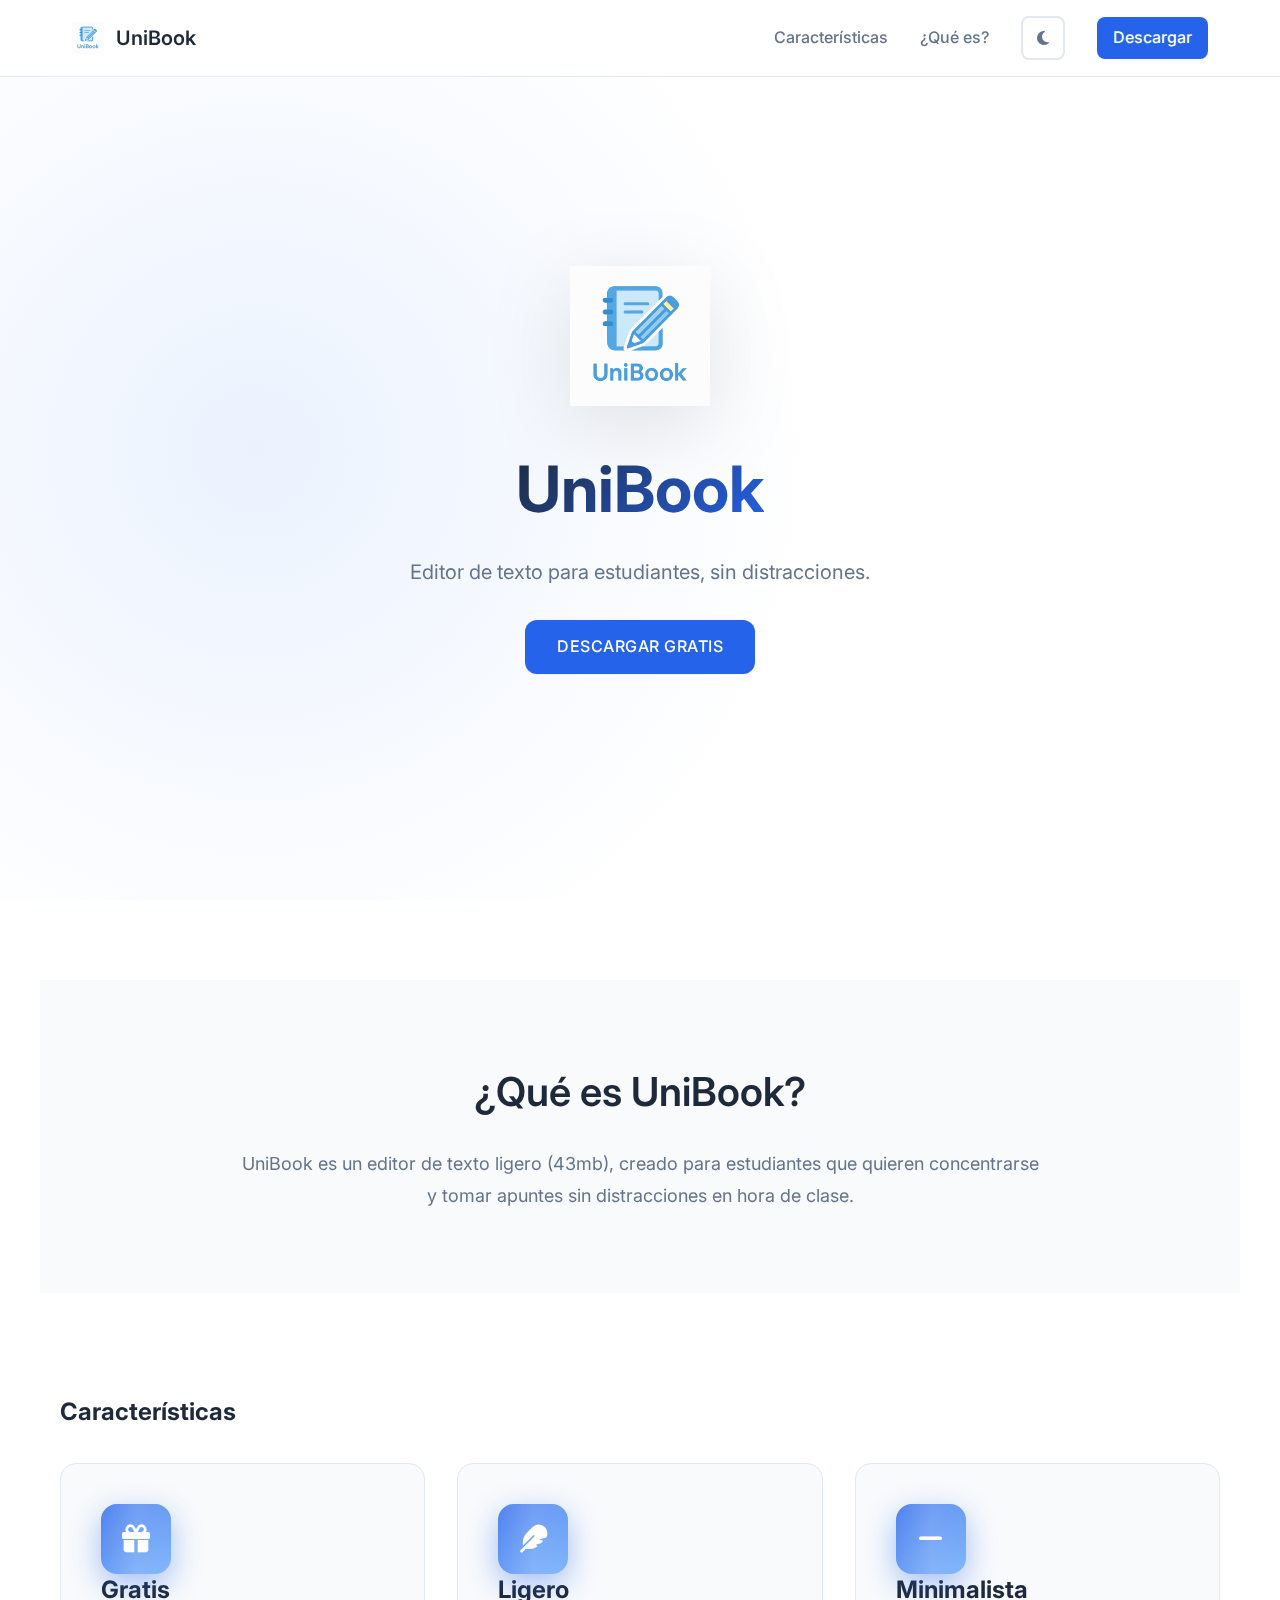
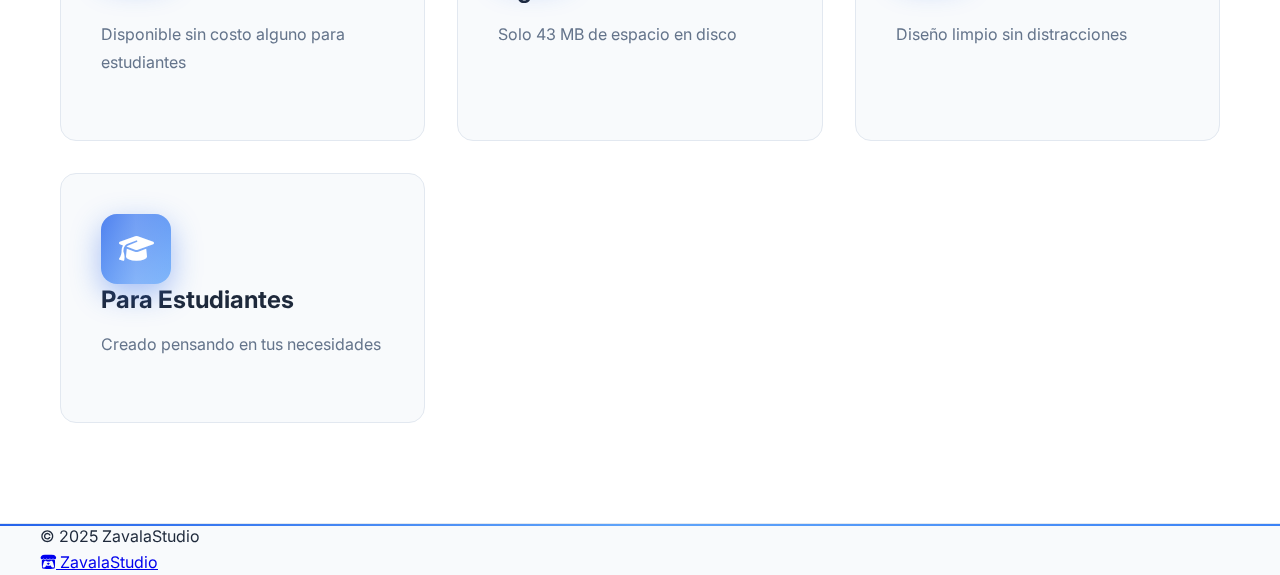
<file: index.html.html>
<!DOCTYPE html>
<html lang="es">
<head>
    <meta charset="UTF-8">
    <title>UniBook</title> 
    <meta name="viewport" content="width=device-width, initial-scale=1.0">

    <link rel="stylesheet" href="style.css">
    <link rel="preconnect" href="https://fonts.googleapis.com">
    <link rel="preconnect" href="https://fonts.gstatic.com" crossorigin>
    <link href="https://fonts.googleapis.com/css2?family=Inter:wght@300;400;500;600;700&display=swap" rel="stylesheet">
    <link rel="stylesheet" href="https://cdnjs.cloudflare.com/ajax/libs/font-awesome/6.5.1/css/all.min.css">
</head>
<body>

    <header class="hero">
        <div class="hero-content">
            <img src="assets1/Logo-completo-UniBook.png" alt="UniBook Logo" class="hero-logo">
            <h1>UniBook</h1>
            <p>Editor de texto para estudiantes, sin distracciones.</p>
            <a class="btn" href="https://zavalastudio.itch.io/" target="_blank">
                Descargar gratis
            </a>
        </div>
    </header>

    <nav class="navbar">
        <div class="nav-container">
            <div class="nav-logo">
                <img src="assets1/Logo-completo-UniBook.png" alt="UniBook" class="nav-logo-img">
                <span>UniBook</span>
            </div>
            <div class="nav-links">
                <a href="#features">Características</a>
                <a href="#about">¿Qué es?</a>
                <button id="theme-toggle" class="theme-toggle" aria-label="Toggle theme">
                    <i class="fas fa-moon" id="theme-icon"></i>
                </button>
                <a href="https://zavalastudio.itch.io/" target="_blank" class="btn-nav">Descargar</a>
            </div>
        </div>
    </nav>

    <main>
        <section id="about" class="about">
            <h2>¿Qué es UniBook?</h2>
            <p>
                UniBook es un editor de texto ligero (43mb), creado para estudiantes
                que quieren concentrarse y tomar apuntes sin distracciones en hora de clase.
            </p>
        </section>

        <section id="features" class="features">
            <div class="container">
                <h2>Características</h2>
                <div class="features-grid">
                    <div class="feature-card">
                        <div class="feature-icon">
                            <i class="fas fa-gift"></i>
                        </div>
                        <h3>Gratis</h3>
                        <p>Disponible sin costo alguno para estudiantes</p>
                    </div>
                    <div class="feature-card">
                        <div class="feature-icon">
                            <i class="fas fa-feather"></i>
                        </div>
                        <h3>Ligero</h3>
                        <p>Solo 43 MB de espacio en disco</p>
                    </div>
                    <div class="feature-card">
                        <div class="feature-icon">
                            <i class="fas fa-minus"></i>
                        </div>
                        <h3>Minimalista</h3>
                        <p>Diseño limpio sin distracciones</p>
                    </div>
                    <div class="feature-card">
                        <div class="feature-icon">
                            <i class="fas fa-graduation-cap"></i>
                        </div>
                        <h3>Para Estudiantes</h3>
                        <p>Creado pensando en tus necesidades</p>
                    </div>
                </div>
            </div>
        </section>
    </main>

    <footer>
        <div class="footer-content">
            <div class="footer-section">
                <p>&copy; 2025 ZavalaStudio</p>
            </div>
            <div class="footer-section">
                <a href="https://zavalastudio.itch.io/" target="_blank" class="footer-link">
                    <i class="fab fa-itch-io"></i>
                    ZavalaStudio
                </a>
            </div>
        </div>
    </footer>

    <script>
        // Theme Toggle Functionality
        const themeToggle = document.getElementById('theme-toggle');
        const themeIcon = document.getElementById('theme-icon');
        const html = document.documentElement;

        // Check for saved theme preference or default to light
        const currentTheme = localStorage.getItem('theme') || 'light';
        html.setAttribute('data-theme', currentTheme);
        updateThemeIcon(currentTheme);

        themeToggle.addEventListener('click', () => {
            const currentTheme = html.getAttribute('data-theme');
            const newTheme = currentTheme === 'light' ? 'dark' : 'light';
            
            html.setAttribute('data-theme', newTheme);
            localStorage.setItem('theme', newTheme);
            updateThemeIcon(newTheme);
        });

        function updateThemeIcon(theme) {
            if (theme === 'dark') {
                themeIcon.classList.remove('fa-moon');
                themeIcon.classList.add('fa-sun');
            } else {
                themeIcon.classList.remove('fa-sun');
                themeIcon.classList.add('fa-moon');
            }
        }

        // Smooth scroll for navigation links
        document.querySelectorAll('a[href^="#"]').forEach(anchor => {
            anchor.addEventListener('click', function (e) {
                e.preventDefault();
                const target = document.querySelector(this.getAttribute('href'));
                if (target) {
                    target.scrollIntoView({
                        behavior: 'smooth',
                        block: 'start'
                    });
                }
            });
        });
    </script>

</body>
</html>
</file>
<file: style.css>
/* Modern Minimalist CSS Variables */
:root {
    --primary-color: #2563eb;
    --primary-hover: #1d4ed8;
    --primary-light: #60a5fa;
    --primary-dark: #1e40af;
    --secondary-color: #10b981;
    --accent-color: #3b82f6;
    --bg-primary: #ffffff;
    --bg-secondary: #f8fafc;
    --bg-tertiary: #f1f5f9;
    --text-primary: #1e293b;
    --text-secondary: #64748b;
    --text-tertiary: #94a3b8;
    --border-color: #e2e8f0;
    --shadow-sm: 0 1px 2px 0 rgb(0 0 0 / 0.05);
    --shadow-md: 0 4px 6px -1px rgb(0 0 0 / 0.1);
    --shadow-lg: 0 10px 15px -3px rgb(0 0 0 / 0.1);
    --shadow-xl: 0 20px 25px -5px rgb(0 0 0 / 0.1);
    --shadow-blue: 0 10px 40px rgba(37, 99, 235, 0.15);
    --shadow-blue-hover: 0 20px 60px rgba(37, 99, 235, 0.25);
    --radius-sm: 0.375rem;
    --radius-md: 0.5rem;
    --radius-lg: 0.75rem;
    --radius-xl: 1rem;
    --transition: all 0.3s cubic-bezier(0.4, 0, 0.2, 1);
    --transition-smooth: all 0.4s cubic-bezier(0.25, 0.46, 0.45, 0.94);
    --transition-bounce: all 0.6s cubic-bezier(0.68, -0.55, 0.265, 1.55);
}

/* Dark Theme Variables */
[data-theme="dark"] {
    --primary-color: #60a5fa;
    --primary-hover: #3b82f6;
    --primary-light: #93c5fd;
    --primary-dark: #2563eb;
    --secondary-color: #34d399;
    --accent-color: #3b82f6;
    --bg-primary: #0f172a;
    --bg-secondary: #1e293b;
    --bg-tertiary: #334155;
    --text-primary: #f1f5f9;
    --text-secondary: #cbd5e1;
    --text-tertiary: #94a3b8;
    --border-color: #334155;
    --shadow-sm: 0 1px 2px 0 rgb(0 0 0 / 0.25);
    --shadow-md: 0 4px 6px -1px rgb(0 0 0 / 0.3);
    --shadow-lg: 0 10px 15px -3px rgb(0 0 0 / 0.4);
    --shadow-xl: 0 20px 25px -5px rgb(0 0 0 / 0.5);
    --shadow-blue: 0 10px 40px rgba(96, 165, 250, 0.2);
    --shadow-blue-hover: 0 20px 60px rgba(96, 165, 250, 0.3);
}

/* Videos Section */
.videos {
    padding: 80px 0;
    background: var(--bg-secondary);
}

.videos-grid {
    display: grid;
    grid-template-columns: repeat(auto-fit, minmax(400px, 1fr));
    gap: 2rem;
    margin-top: 3rem;
}

.video-card {
    background: var(--bg-primary);
    border-radius: var(--radius-xl);
    overflow: hidden;
    box-shadow: var(--shadow-md);
    transition: var(--transition-smooth);
    position: relative;
}

.video-card::before {
    content: '';
    position: absolute;
    top: 0;
    left: 0;
    right: 0;
    height: 3px;
    background: linear-gradient(90deg, var(--primary-color), var(--primary-light), var(--accent-color));
    transform: scaleX(0);
    transform-origin: left;
    transition: transform 0.4s ease;
}

.video-card:hover::before {
    transform: scaleX(1);
}

.video-card:hover {
    transform: translateY(-8px) scale(1.02);
    box-shadow: var(--shadow-blue-hover);
}

/* Enhanced Video Cards with Play Button Animation */
.video-wrapper {
    position: relative;
    width: 100%;
    padding-bottom: 56.25%; /* 16:9 aspect ratio */
    background: var(--bg-secondary);
    overflow: hidden;
}

.video-wrapper::before {
    content: '';
    position: absolute;
    top: 50%;
    left: 50%;
    width: 60px;
    height: 60px;
    background: rgba(37, 99, 235, 0.9);
    border-radius: 50%;
    transform: translate(-50%, -50%);
    display: flex;
    align-items: center;
    justify-content: center;
    opacity: 0;
    transition: opacity 0.3s ease;
    z-index: 2;
}

.video-wrapper::after {
    content: '▶';
    position: absolute;
    top: 50%;
    left: 52%;
    transform: translate(-50%, -50%);
    color: white;
    font-size: 20px;
    opacity: 0;
    transition: opacity 0.3s ease;
    z-index: 3;
}

.video-card:hover .video-wrapper::before,
.video-card:hover .video-wrapper::after {
    opacity: 1;
}

.video-card:hover .video-wrapper::before {
    animation: pulse 1.5s ease-in-out infinite;
}

.video-wrapper video {
    position: absolute;
    top: 0;
    left: 0;
    width: 100%;
    height: 100%;
    object-fit: cover;
}

.video-info {
    padding: 1.5rem;
}

.video-info h3 {
    font-size: 1.25rem;
    font-weight: 600;
    color: var(--text-primary);
    margin-bottom: 0.5rem;
}

.video-info p {
    color: var(--text-secondary);
    line-height: 1.6;
    margin-bottom: 1rem;
}

.video-meta {
    display: flex;
    gap: 1rem;
    font-size: 0.875rem;
    color: var(--text-tertiary);
}

.video-meta span {
    display: flex;
    align-items: center;
    gap: 0.25rem;
}

.video-meta i {
    font-size: 0.75rem;
}

/* Responsive Design */
@media (max-width: 768px) {
    .videos-grid {
        grid-template-columns: 1fr;
        gap: 1.5rem;
    }
    
    .video-card {
        max-width: 100%;
    }
}

/* Reset and Base Styles */
* {
    margin: 0;
    padding: 0;
    box-sizing: border-box;
}

html {
    scroll-behavior: smooth;
}

body {
    font-family: 'Inter', -apple-system, BlinkMacSystemFont, 'Segoe UI', sans-serif;
    font-size: 16px;
    line-height: 1.6;
    background: var(--bg-primary);
    color: var(--text-primary);
    -webkit-font-smoothing: antialiased;
    -moz-osx-font-smoothing: grayscale;
}

/* Hero Section */
.hero {
    padding: 140px 20px 100px;
    text-align: center;
    position: relative;
    overflow: hidden;
    min-height: 100vh;
    display: flex;
    align-items: center;
    justify-content: center;
}

.hero-background {
    position: absolute;
    top: 0;
    left: 0;
    right: 0;
    bottom: 0;
    z-index: 0;
}

.hero-gradient {
    background: linear-gradient(135deg, var(--bg-primary) 0%, var(--bg-secondary) 50%, var(--primary-color) 100%);
    opacity: 0.1;
    position: absolute;
    top: 0;
    left: 0;
    right: 0;
    bottom: 0;
}

/* Dark theme hero */
[data-theme="dark"] .hero-gradient {
    background: linear-gradient(135deg, var(--bg-primary) 0%, var(--bg-secondary) 50%, var(--primary-color) 100%);
    opacity: 0.15;
}

.hero-particles {
    position: absolute;
    top: 0;
    left: 0;
    right: 0;
    bottom: 0;
    background-image: 
        radial-gradient(circle at 20% 50%, rgba(37, 99, 235, 0.4) 0%, transparent 50%),
        radial-gradient(circle at 80% 80%, rgba(16, 185, 129, 0.3) 0%, transparent 50%),
        radial-gradient(circle at 40% 20%, rgba(59, 130, 246, 0.2) 0%, transparent 50%);
    animation: floatGradient 20s ease-in-out infinite;
}

.hero-particles::before {
    content: '';
    position: absolute;
    top: 0;
    left: 0;
    right: 0;
    bottom: 0;
    background: 
        radial-gradient(circle at 60% 40%, rgba(37, 99, 235, 0.15) 0%, transparent 40%),
        radial-gradient(circle at 10% 90%, rgba(59, 130, 246, 0.1) 0%, transparent 40%);
    animation: pulseGradient 8s ease-in-out infinite alternate;
}

@keyframes floatGradient {
    0%, 100% { 
        transform: translate(0, 0) rotate(0deg) scale(1);
        filter: hue-rotate(0deg);
    }
    25% { 
        transform: translate(-30px, -20px) rotate(2deg) scale(1.05);
        filter: hue-rotate(10deg);
    }
    50% { 
        transform: translate(20px, -30px) rotate(-1deg) scale(0.95);
        filter: hue-rotate(-10deg);
    }
    75% { 
        transform: translate(-10px, 20px) rotate(1deg) scale(1.02);
        filter: hue-rotate(5deg);
    }
}

@keyframes pulseGradient {
    0% { opacity: 0.3; transform: scale(1); }
    50% { opacity: 0.6; transform: scale(1.1); }
    100% { opacity: 0.4; transform: scale(1.05); }
}

.hero-content {
    position: relative;
    z-index: 2;
    display: flex;
    flex-direction: column;
    align-items: center;
    justify-content: center;
    text-align: center;
    max-width: 900px;
    margin: 0 auto;
    padding: 2rem 1rem;
}

.hero-badge {
    display: inline-flex;
    align-items: center;
    background: linear-gradient(135deg, var(--primary-color), var(--primary-light));
    color: white;
    padding: 0.75rem 1.5rem;
    border-radius: 50px;
    font-size: 0.875rem;
    font-weight: 600;
    margin-bottom: 2rem;
    animation: slideDown 0.8s ease-out, pulse 2s ease-in-out infinite;
    box-shadow: 0 8px 25px rgba(37, 99, 235, 0.4);
    position: relative;
    overflow: hidden;
}

.hero-badge::before {
    content: '';
    position: absolute;
    top: 0;
    left: -100%;
    width: 100%;
    height: 100%;
    background: linear-gradient(90deg, transparent, rgba(255, 255, 255, 0.3), transparent);
    animation: shimmer 3s ease-in-out infinite;
}

@keyframes shimmer {
    0% { left: -100%; }
    50%, 100% { left: 100%; }
}

@keyframes pulse {
    0%, 100% { transform: scale(1); }
    50% { transform: scale(1.05); }
}

.badge-text {
    display: flex;
    align-items: center;
    gap: 0.5rem;
}

.hero-logo {
    width: 140px;
    height: auto;
    margin-bottom: 2rem;
    animation: bounceIn 1s ease-out 0.2s both;
    filter: drop-shadow(0 20px 40px rgba(0, 0, 0, 0.1));
    transition: var(--transition-smooth);
}

/* Dark theme hero logo */
[data-theme="dark"] .hero-logo {
    filter: drop-shadow(0 20px 40px rgba(0, 0, 0, 0.4)) brightness(1.1);
}

.hero-title {
    margin-bottom: 1.5rem;
    animation: fadeInUp 1s ease-out 0.4s both;
}

.title-gradient {
    display: block;
    font-size: clamp(3rem, 8vw, 5rem);
    font-weight: 800;
    background: linear-gradient(135deg, var(--primary-color) 0%, var(--primary-light) 25%, var(--accent-color) 50%, var(--primary-dark) 75%, var(--primary-color) 100%);
    background-size: 300% auto;
    -webkit-background-clip: text;
    -webkit-text-fill-color: transparent;
    background-clip: text;
    animation: gradientShift 4s ease-in-out infinite, titleFloat 6s ease-in-out infinite;
    margin-bottom: 0.5rem;
    line-height: 1;
    filter: drop-shadow(0 4px 20px rgba(37, 99, 235, 0.2));
}

@keyframes titleFloat {
    0%, 100% { transform: translateY(0px); }
    50% { transform: translateY(-10px); }
}

.title-subtitle {
    display: block;
    font-size: clamp(1.25rem, 3vw, 1.5rem);
    font-weight: 300;
    color: var(--text-secondary);
    opacity: 0.9;
}

@keyframes gradientShift {
    0%, 100% { background-position: 0% 50%; }
    50% { background-position: 100% 50%; }
}

.hero-description {
    font-size: clamp(1.125rem, 2.5vw, 1.375rem);
    color: var(--text-secondary);
    max-width: 700px;
    margin: 0 auto 3rem;
    line-height: 1.8;
    animation: fadeInUp 1s ease-out 0.6s both;
    font-weight: 400;
}

.hero-actions {
    display: flex;
    gap: 1rem;
    justify-content: center;
    flex-wrap: wrap;
    margin-bottom: 4rem;
    animation: fadeInUp 1s ease-out 0.8s both;
}

.btn {
    display: inline-flex;
    align-items: center;
    gap: 0.75rem;
    padding: 1rem 2rem;
    text-decoration: none;
    border-radius: var(--radius-lg);
    font-weight: 600;
    font-size: 1rem;
    border: none;
    cursor: pointer;
    transition: var(--transition);
    position: relative;
    overflow: hidden;
    text-transform: uppercase;
    letter-spacing: 0.5px;
}

.btn::before {
    content: '';
    position: absolute;
    top: 0;
    left: -100%;
    width: 100%;
    height: 100%;
    background: linear-gradient(90deg, transparent, rgba(255, 255, 255, 0.3), transparent);
    transition: left 0.6s ease;
}

.btn::after {
    content: '';
    position: absolute;
    top: 50%;
    left: 50%;
    width: 0;
    height: 0;
    border-radius: 50%;
    background: rgba(255, 255, 255, 0.2);
    transform: translate(-50%, -50%);
    transition: width 0.6s, height 0.6s;
}

.btn:hover::before {
    left: 100%;
}

.btn:hover::after {
    width: 300px;
    height: 300px;
}

.btn-primary {
    background: linear-gradient(135deg, var(--primary-color), var(--primary-dark));
    color: white;
    box-shadow: 0 8px 30px rgba(37, 99, 235, 0.4);
    position: relative;
    overflow: hidden;
}

.btn-primary:hover {
    transform: translateY(-4px) scale(1.02);
    box-shadow: 0 15px 45px rgba(37, 99, 235, 0.5);
    background: linear-gradient(135deg, var(--primary-light), var(--primary-color));
}

.btn-primary:active {
    transform: translateY(-2px) scale(1.01);
}

.btn-secondary {
    background: transparent;
    color: var(--primary-color);
    border: 2px solid var(--primary-color);
    position: relative;
    overflow: hidden;
}

.btn-secondary::before {
    content: '';
    position: absolute;
    top: 0;
    left: 0;
    width: 0;
    height: 100%;
    background: var(--primary-color);
    transition: width 0.4s ease;
    z-index: -1;
}

.btn-secondary:hover::before {
    width: 100%;
}

.btn-secondary:hover {
    color: white;
    transform: translateY(-4px) scale(1.02);
    box-shadow: 0 12px 35px rgba(37, 99, 235, 0.3);
    border-color: var(--primary-color);
}

.hero-stats {
    display: flex;
    gap: 3rem;
    justify-content: center;
    flex-wrap: wrap;
    animation: fadeInUp 1s ease-out 1s both;
}

.stat-item {
    text-align: center;
    padding: 1rem;
}

/* Enhanced Stats with Counter Animation */
.stat-number {
    display: block;
    font-size: 2rem;
    font-weight: 800;
    background: linear-gradient(135deg, var(--primary-color), var(--primary-light), var(--accent-color));
    background-size: 200% auto;
    -webkit-background-clip: text;
    -webkit-text-fill-color: transparent;
    background-clip: text;
    margin-bottom: 0.25rem;
    animation: gradientShift 3s ease-in-out infinite, countUp 2s ease-out;
    filter: drop-shadow(0 2px 10px rgba(37, 99, 235, 0.2));
}

@keyframes countUp {
    from {
        opacity: 0;
        transform: translateY(20px) scale(0.8);
    }
    to {
        opacity: 1;
        transform: translateY(0) scale(1);
    }
}

.stat-label {
    font-size: 0.875rem;
    color: var(--text-tertiary);
    font-weight: 500;
    text-transform: uppercase;
    letter-spacing: 0.5px;
}

/* Enhanced Animations */
@keyframes slideDown {
    from {
        opacity: 0;
        transform: translateY(-40px) scale(0.95);
    }
    to {
        opacity: 1;
        transform: translateY(0) scale(1);
    }
}

@keyframes fadeInUp {
    from {
        opacity: 0;
        transform: translateY(40px) scale(0.95);
    }
    to {
        opacity: 1;
        transform: translateY(0) scale(1);
    }
}

@keyframes bounceIn {
    0% {
        opacity: 0;
        transform: scale(0.3) rotate(-10deg);
    }
    25% {
        opacity: 0.7;
        transform: scale(1.1) rotate(5deg);
    }
    50% {
        opacity: 1;
        transform: scale(0.95) rotate(-2deg);
    }
    75% {
        transform: scale(1.02) rotate(1deg);
    }
    100% {
        opacity: 1;
        transform: scale(1) rotate(0deg);
    }
}

@keyframes slideInLeft {
    from {
        opacity: 0;
        transform: translateX(-60px);
    }
    to {
        opacity: 1;
        transform: translateX(0);
    }
}

@keyframes slideInRight {
    from {
        opacity: 0;
        transform: translateX(60px);
    }
    to {
        opacity: 1;
        transform: translateX(0);
    }
}

@keyframes scaleIn {
    from {
        opacity: 0;
        transform: scale(0.8);
    }
    to {
        opacity: 1;
        transform: scale(1);
    }
}

@keyframes rotateIn {
    from {
        opacity: 0;
        transform: rotate(-180deg) scale(0.5);
    }
    to {
        opacity: 1;
        transform: rotate(0deg) scale(1);
    }
}

/* Loading Animation */
@keyframes loading {
    0% { transform: rotate(0deg); }
    100% { transform: rotate(360deg); }
}

/* Floating Animation */
@keyframes floating {
    0%, 100% { transform: translateY(0px); }
    50% { transform: translateY(-20px); }
}

/* Glow Animation */
@keyframes glow {
    0%, 100% { box-shadow: 0 0 20px rgba(37, 99, 235, 0.3); }
    50% { box-shadow: 0 0 40px rgba(37, 99, 235, 0.6); }
}

.hero::before {
    content: '';
    position: absolute;
    top: 0;
    left: 0;
    right: 0;
    bottom: 0;
    background: radial-gradient(circle at 20% 50%, rgba(59, 130, 246, 0.1) 0%, transparent 50%);
    pointer-events: none;
}

.hero h1 {
    font-size: clamp(2.5rem, 5vw, 4rem);
    font-weight: 700;
    margin-bottom: 1rem;
    background: linear-gradient(135deg, var(--text-primary) 0%, var(--primary-color) 100%);
    -webkit-background-clip: text;
    -webkit-text-fill-color: transparent;
    background-clip: text;
    position: relative;
    z-index: 1;
}

.hero p {
    font-size: clamp(1.125rem, 2vw, 1.25rem);
    color: var(--text-secondary);
    max-width: 600px;
    margin: 0 auto 2rem;
    position: relative;
    z-index: 1;
}

/* Modern Button */
.btn {
    display: inline-flex;
    align-items: center;
    gap: 0.5rem;
    padding: 0.875rem 2rem;
    background: var(--primary-color);
    color: white;
    text-decoration: none;
    border-radius: var(--radius-lg);
    font-weight: 500;
    font-size: 1rem;
    border: none;
    cursor: pointer;
    transition: var(--transition);
    box-shadow: var(--shadow-sm);
    position: relative;
    z-index: 1;
}

.btn:hover {
    background: var(--primary-hover);
    transform: translateY(-2px);
    box-shadow: var(--shadow-md);
}

.btn:active {
    transform: translateY(0);
    box-shadow: var(--shadow-sm);
}

/* Navigation */
.navbar {
    position: fixed;
    top: 0;
    left: 0;
    right: 0;
    background: rgba(255, 255, 255, 0.95);
    backdrop-filter: blur(20px) saturate(180%);
    border-bottom: 1px solid var(--border-color);
    z-index: 1000;
    padding: 1rem 0;
    transition: var(--transition-smooth);
}

.navbar.scrolled {
    background: rgba(255, 255, 255, 0.98);
    backdrop-filter: blur(25px) saturate(200%);
    box-shadow: 0 4px 30px rgba(0, 0, 0, 0.08);
}

/* Dark theme navbar */
[data-theme="dark"] .navbar {
    background: rgba(15, 23, 42, 0.95);
    backdrop-filter: blur(20px) saturate(180%);
    border-bottom: 1px solid var(--border-color);
}

[data-theme="dark"] .navbar.scrolled {
    background: rgba(15, 23, 42, 0.98);
    backdrop-filter: blur(25px) saturate(200%);
    box-shadow: 0 4px 30px rgba(0, 0, 0, 0.4);
}

.nav-container {
    max-width: 1200px;
    margin: 0 auto;
    padding: 0 2rem;
    display: flex;
    justify-content: space-between;
    align-items: center;
}

.nav-logo {
    display: flex;
    align-items: center;
    gap: 0.75rem;
    font-weight: 600;
    font-size: 1.25rem;
    color: var(--text-primary);
    transition: var(--transition-smooth);
}

.nav-logo:hover {
    transform: scale(1.05);
}

.nav-logo-img {
    width: 32px;
    height: auto;
    transition: var(--transition-smooth);
    filter: none;
}

/* Dark theme nav logo */
[data-theme="dark"] .nav-logo {
    color: var(--text-primary);
}

[data-theme="dark"] .nav-logo-img {
    filter: brightness(1.2) contrast(1.1);
}

.nav-links {
    display: flex;
    align-items: center;
    gap: 2rem;
}

.nav-links a {
    color: var(--text-secondary);
    text-decoration: none;
    font-weight: 500;
    transition: var(--transition-smooth);
    padding: 0.5rem 0;
    position: relative;
}

.nav-links a::after {
    content: '';
    position: absolute;
    bottom: 0;
    left: 50%;
    width: 0;
    height: 2px;
    background: linear-gradient(90deg, var(--primary-color), var(--primary-light));
    transform: translateX(-50%);
    transition: width 0.3s ease;
}

.nav-links a:hover {
    color: var(--primary-color);
    transform: translateY(-2px);
}

.nav-links a:hover::after {
    width: 80%;
}

/* Dark theme nav links */
[data-theme="dark"] .nav-links a:not(.btn-nav) {
    color: var(--text-secondary);
}

[data-theme="dark"] .nav-links a:not(.btn-nav):hover {
    color: var(--primary-light);
}

.btn-nav {
    background: var(--primary-color) !important;
    color: white !important;
    padding: 0.5rem 1rem !important;
    border-radius: var(--radius-md) !important;
    text-decoration: none !important;
    transition: var(--transition-smooth) !important;
    border: none !important;
    cursor: pointer !important;
    font-weight: 500 !important;
}

.btn-nav:hover {
    background: var(--primary-hover) !important;
    color: white !important;
    transform: translateY(-2px) !important;
    box-shadow: 0 8px 25px rgba(37, 99, 235, 0.3) !important;
}

/* Dark theme btn nav */
[data-theme="dark"] .btn-nav {
    background: var(--primary-color) !important;
    color: white !important;
}

[data-theme="dark"] .btn-nav:hover {
    background: var(--primary-light) !important;
    color: white !important;
}

/* Scroll Animations */
.scroll-animate {
    opacity: 0;
    transform: translateY(50px);
    transition: all 0.8s cubic-bezier(0.25, 0.46, 0.45, 0.94);
}

.scroll-animate.visible {
    opacity: 1;
    transform: translateY(0);
}

.scroll-animate-left {
    opacity: 0;
    transform: translateX(-50px);
    transition: all 0.8s cubic-bezier(0.25, 0.46, 0.45, 0.94);
}

.scroll-animate-left.visible {
    opacity: 1;
    transform: translateX(0);
}

.scroll-animate-right {
    opacity: 0;
    transform: translateX(50px);
    transition: all 0.8s cubic-bezier(0.25, 0.46, 0.45, 0.94);
}

.scroll-animate-right.visible {
    opacity: 1;
    transform: translateX(0);
}

/* Enhanced Button Effects */
.btn-glow {
    animation: glow 2s ease-in-out infinite;
}

.btn-floating {
    animation: floating 3s ease-in-out infinite;
}

/* Interactive Elements */
.interactive-card {
    transition: var(--transition-smooth);
    cursor: pointer;
}

.interactive-card:hover {
    transform: translateY(-5px) scale(1.02);
}

.interactive-card:active {
    transform: translateY(-2px) scale(1.01);
}

/* Magnetic Effect */
.magnetic {
    transition: transform 0.3s cubic-bezier(0.25, 0.46, 0.45, 0.94);
}

/* Pulse Effect */
.pulse-effect {
    animation: pulse 2s ease-in-out infinite;
}

/* Smooth Reveal */
.reveal {
    opacity: 0;
    transform: scale(0.9);
    transition: all 0.6s cubic-bezier(0.25, 0.46, 0.45, 0.94);
}

.reveal.active {
    opacity: 1;
    transform: scale(1);
}

/* Stagger Animation */
.stagger-item {
    opacity: 0;
    transform: translateY(30px);
    animation: fadeInUp 0.6s ease-out forwards;
}

.stagger-item:nth-child(1) { animation-delay: 0.1s; }
.stagger-item:nth-child(2) { animation-delay: 0.2s; }
.stagger-item:nth-child(3) { animation-delay: 0.3s; }
.stagger-item:nth-child(4) { animation-delay: 0.4s; }
.stagger-item:nth-child(5) { animation-delay: 0.5s; }
.stagger-item:nth-child(6) { animation-delay: 0.6s; }

/* Enhanced Theme Toggle */
.theme-toggle {
    background: none;
    border: 2px solid var(--border-color);
    border-radius: var(--radius-md);
    padding: 0.5rem;
    cursor: pointer;
    transition: var(--transition-smooth);
    color: var(--text-secondary);
    font-size: 1rem;
    width: 44px;
    height: 44px;
    display: flex;
    align-items: center;
    justify-content: center;
    position: relative;
    overflow: hidden;
}

.theme-toggle::before {
    content: '';
    position: absolute;
    top: 50%;
    left: 50%;
    width: 0;
    height: 0;
    border-radius: 50%;
    background: linear-gradient(135deg, var(--primary-color), var(--primary-light));
    transform: translate(-50%, -50%);
    transition: width 0.4s, height 0.4s;
    z-index: 0;
}

.theme-toggle:hover::before {
    width: 100%;
    height: 100%;
}

.theme-toggle:hover {
    border-color: var(--primary-color);
    color: white;
    transform: rotate(180deg) scale(1.1);
    box-shadow: 0 8px 25px rgba(37, 99, 235, 0.3);
}

.theme-toggle:active {
    transform: rotate(180deg) scale(0.95);
}

.theme-toggle i,
.theme-toggle svg {
    position: relative;
    z-index: 1;
}

/* Dark theme toggle */
[data-theme="dark"] .theme-toggle {
    color: var(--text-secondary);
    border-color: var(--border-color);
}

[data-theme="dark"] .theme-toggle:hover {
    color: white;
    border-color: var(--primary-light);
}

/* Content Sections */
main {
    margin-top: 80px;
}

section {
    padding: 80px 20px;
    max-width: 1200px;
    margin: 0 auto;
}

.about {
    text-align: center;
    background: var(--bg-secondary);
}

.about h2 {
    font-size: clamp(2rem, 4vw, 2.5rem);
    font-weight: 600;
    margin-bottom: 1.5rem;
    color: var(--text-primary);
}

.about p {
    font-size: 1.125rem;
    color: var(--text-secondary);
    max-width: 800px;
    margin: 0 auto;
    line-height: 1.8;
}

/* Features Grid */
.features {
    background: var(--bg-primary);
    padding: 100px 20px;
}

.section-header {
    text-align: center;
    margin-bottom: 4rem;
}

.section-title {
    font-size: clamp(2.5rem, 5vw, 3.5rem);
    font-weight: 800;
    margin-bottom: 1rem;
    background: linear-gradient(135deg, var(--primary-color), var(--secondary-color));
    -webkit-background-clip: text;
    -webkit-text-fill-color: transparent;
    background-clip: text;
}

.section-subtitle {
    font-size: 1.25rem;
    color: var(--text-secondary);
    max-width: 600px;
    margin: 0 auto;
    line-height: 1.8;
}

.features-grid {
    display: grid;
    grid-template-columns: repeat(auto-fit, minmax(300px, 1fr));
    gap: 2rem;
    margin-top: 2rem;
}

.feature-card {
    background: var(--bg-secondary);
    border-radius: var(--radius-xl);
    padding: 2.5rem;
    border: 1px solid var(--border-color);
    transition: var(--transition-smooth);
    position: relative;
    overflow: hidden;
}

.feature-card::before {
    content: '';
    position: absolute;
    top: 0;
    left: 0;
    right: 0;
    height: 4px;
    background: linear-gradient(90deg, var(--primary-color), var(--primary-light), var(--accent-color));
    transform: scaleX(0);
    transform-origin: left;
    transition: transform 0.4s ease;
}

.feature-card::after {
    content: '';
    position: absolute;
    top: -50%;
    left: -50%;
    width: 200%;
    height: 200%;
    background: radial-gradient(circle, rgba(37, 99, 235, 0.05) 0%, transparent 70%);
    opacity: 0;
    transition: opacity 0.4s ease;
    pointer-events: none;
}

.feature-card:hover::before {
    transform: scaleX(1);
}

.feature-card:hover::after {
    opacity: 1;
}

.feature-card:hover {
    transform: translateY(-12px) scale(1.02);
    box-shadow: 0 25px 50px rgba(37, 99, 235, 0.15);
    border-color: var(--primary-color);
}

.feature-icon-wrapper {
    position: relative;
    display: inline-block;
    margin-bottom: 1.5rem;
}

.feature-icon {
    width: 70px;
    height: 70px;
    background: linear-gradient(135deg, var(--primary-color), var(--primary-light));
    border-radius: var(--radius-xl);
    display: flex;
    align-items: center;
    justify-content: center;
    color: white;
    font-size: 1.75rem;
    box-shadow: 0 10px 30px rgba(37, 99, 235, 0.4);
    transition: var(--transition-bounce);
    position: relative;
    overflow: hidden;
}

.feature-icon::before {
    content: '';
    position: absolute;
    top: -50%;
    left: -50%;
    width: 200%;
    height: 200%;
    background: linear-gradient(45deg, transparent, rgba(255, 255, 255, 0.3), transparent);
    transform: rotate(45deg);
    transition: transform 0.6s ease;
}

.feature-card:hover .feature-icon::before {
    transform: rotate(45deg) translate(100%, 100%);
}

.feature-card:hover .feature-icon {
    transform: scale(1.15) rotate(8deg);
    box-shadow: 0 15px 40px rgba(37, 99, 235, 0.5);
}

.feature-badge {
    position: absolute;
    top: -8px;
    right: -8px;
    background: linear-gradient(135deg, var(--secondary-color), #10b981);
    color: white;
    padding: 0.25rem 0.75rem;
    border-radius: 50px;
    font-size: 0.75rem;
    font-weight: 600;
    text-transform: uppercase;
    letter-spacing: 0.5px;
    box-shadow: 0 4px 15px rgba(16, 185, 129, 0.3);
}

.feature-card h3 {
    font-size: 1.5rem;
    font-weight: 700;
    margin-bottom: 1rem;
    color: var(--text-primary);
    line-height: 1.3;
}

.feature-card p {
    color: var(--text-secondary);
    line-height: 1.7;
    margin-bottom: 1.5rem;
    font-size: 1rem;
}

.feature-features {
    display: flex;
    gap: 0.5rem;
    flex-wrap: wrap;
}

.feature-tag {
    background: var(--bg-primary);
    color: var(--primary-color);
    padding: 0.25rem 0.75rem;
    border-radius: var(--radius-sm);
    font-size: 0.875rem;
    font-weight: 500;
    border: 1px solid var(--border-color);
    transition: var(--transition);
}

.feature-tag:hover {
    background: var(--primary-color);
    color: white;
    transform: translateY(-2px);
}

/* Footer Logo Dark Theme */
[data-theme="dark"] .footer-logo {
    filter: brightness(1.1) contrast(1.1) drop-shadow(0 4px 8px rgba(0, 0, 0, 0.3));
}

/* Section Headers Dark Theme */
[data-theme="dark"] .section-title {
    background: linear-gradient(135deg, var(--primary-light), var(--primary-color), var(--accent-color));
    -webkit-background-clip: text;
    -webkit-text-fill-color: transparent;
    background-clip: text;
}

[data-theme="dark"] .section-subtitle {
    color: var(--text-secondary);
}

/* About Section Dark Theme */
[data-theme="dark"] .about {
    background: var(--bg-secondary);
}

[data-theme="dark"] .about h2 {
    color: var(--text-primary);
}

[data-theme="dark"] .about p {
    color: var(--text-secondary);
}

/* Features Section Dark Theme */
[data-theme="dark"] .features {
    background: var(--bg-primary);
}

/* Videos Section Dark Theme */
[data-theme="dark"] .videos {
    background: var(--bg-secondary);
}

/* Video Cards Dark Theme */
[data-theme="dark"] .video-card {
    background: var(--bg-primary);
    border-color: var(--border-color);
}

[data-theme="dark"] .video-info h3 {
    color: var(--text-primary);
}

[data-theme="dark"] .video-info p {
    color: var(--text-secondary);
}

[data-theme="dark"] .video-meta {
    color: var(--text-tertiary);
}

/* Feature Cards Dark Theme */
[data-theme="dark"] .feature-card {
    background: var(--bg-secondary);
    border-color: var(--border-color);
}

[data-theme="dark"] .feature-card h3 {
    color: var(--text-primary);
}

[data-theme="dark"] .feature-card p {
    color: var(--text-secondary);
}

[data-theme="dark"] .feature-tag {
    background: var(--bg-primary);
    color: var(--primary-color);
    border-color: var(--border-color);
}

[data-theme="dark"] .feature-tag:hover {
    background: var(--primary-color);
    color: white;
}

/* Enhanced Footer with Animations */
footer {
    background: var(--bg-secondary);
    border-top: 1px solid var(--border-color);
    padding: 0;
    position: relative;
    overflow: hidden;
}

footer::before {
    content: '';
    position: absolute;
    top: 0;
    left: 0;
    right: 0;
    height: 2px;
    background: linear-gradient(90deg, var(--primary-color), var(--primary-light), var(--accent-color), var(--primary-light), var(--primary-color));
    background-size: 200% 100%;
    animation: gradientShift 3s ease-in-out infinite;
}

/* Footer Dark Theme */
[data-theme="dark"] footer {
    background: var(--bg-secondary);
    border-top: 1px solid var(--border-color);
}

[data-theme="dark"] .footer-section h4 {
    color: var(--text-primary);
}

[data-theme="dark"] .footer-brand h3 {
    background: linear-gradient(135deg, var(--primary-light), var(--primary-color), var(--accent-color));
    -webkit-background-clip: text;
    -webkit-text-fill-color: transparent;
    background-clip: text;
}

[data-theme="dark"] .footer-brand p {
    color: var(--text-secondary);
}

[data-theme="dark"] .footer-bottom {
    background: var(--bg-primary);
    border-top: 1px solid var(--border-color);
}

[data-theme="dark"] .footer-bottom-content p {
    color: var(--text-tertiary);
}

.footer-content {
    max-width: 1200px;
    margin: 0 auto;
}

.footer-grid {
    display: grid;
    grid-template-columns: 1fr 1fr 1fr 1fr;
    gap: 2rem;
    padding: 3rem 2rem;
}

/* Footer Logo Dark Theme */
[data-theme="dark"] .footer-logo {
    filter: brightness(1.1) contrast(1.1) drop-shadow(0 4px 8px rgba(0, 0, 0, 0.3));
}

/* Section Headers Dark Theme */
[data-theme="dark"] .section-title {
    background: linear-gradient(135deg, var(--primary-light), var(--primary-color), var(--accent-color));
    -webkit-background-clip: text;
    -webkit-text-fill-color: transparent;
    background-clip: text;
}

[data-theme="dark"] .section-subtitle {
    color: var(--text-secondary);
}

/* About Section Dark Theme */
[data-theme="dark"] .about {
    background: var(--bg-secondary);
}

[data-theme="dark"] .about h2 {
    color: var(--text-primary);
}

[data-theme="dark"] .about p {
    color: var(--text-secondary);
}

/* Features Section Dark Theme */
[data-theme="dark"] .features {
    background: var(--bg-primary);
}

/* Videos Section Dark Theme */
[data-theme="dark"] .videos {
    background: var(--bg-secondary);
}

/* Video Cards Dark Theme */
[data-theme="dark"] .video-card {
    background: var(--bg-primary);
    border-color: var(--border-color);
}

[data-theme="dark"] .video-info h3 {
    color: var(--text-primary);
}

[data-theme="dark"] .video-info p {
    color: var(--text-secondary);
}

[data-theme="dark"] .video-meta {
    color: var(--text-tertiary);
}

/* Feature Cards Dark Theme */
[data-theme="dark"] .feature-card {
    background: var(--bg-secondary);
    border-color: var(--border-color);
}

[data-theme="dark"] .feature-card h3 {
    color: var(--text-primary);
}

[data-theme="dark"] .feature-card p {
    color: var(--text-secondary);
}

[data-theme="dark"] .feature-tag {
    background: var(--bg-primary);
    color: var(--primary-color);
    border-color: var(--border-color);
}

[data-theme="dark"] .feature-tag:hover {
    background: var(--primary-color);
    color: white;
}

.footer-section h4 {
    font-size: 1rem;
    font-weight: 600;
    color: var(--text-primary);
    margin-bottom: 1.5rem;
    text-transform: uppercase;
    letter-spacing: 0.5px;
}

.footer-brand {
    margin-bottom: 2rem;
    padding-top: 1rem;
}

.footer-logo {
    width: 60px;
    height: auto;
    margin-bottom: 1rem;
    filter: drop-shadow(0 4px 8px rgba(0, 0, 0, 0.1));
}

.footer-brand h3 {
    font-size: 1.5rem;
    font-weight: 700;
    color: var(--text-primary);
    margin-bottom: 0.75rem;
    background: linear-gradient(135deg, var(--primary-color), var(--secondary-color));
    -webkit-background-clip: text;
    -webkit-text-fill-color: transparent;
    background-clip: text;
}

.footer-brand p {
    color: var(--text-secondary);
    line-height: 1.7;
    max-width: 300px;
    margin-bottom: 1.5rem;
}

.footer-social {
    display: flex;
    gap: 1rem;
}

.social-link {
    width: 44px;
    height: 44px;
    background: var(--bg-primary);
    border: 1px solid var(--border-color);
    border-radius: var(--radius-lg);
    display: flex;
    align-items: center;
    justify-content: center;
    color: var(--text-secondary);
    text-decoration: none;
    transition: var(--transition-smooth);
    position: relative;
    overflow: hidden;
}

.social-link::before {
    content: '';
    position: absolute;
    top: 50%;
    left: 50%;
    width: 0;
    height: 0;
    border-radius: 50%;
    background: linear-gradient(135deg, var(--primary-color), var(--primary-light));
    transform: translate(-50%, -50%);
    transition: width 0.4s, height 0.4s;
    z-index: 0;
}

.social-link:hover::before {
    width: 100%;
    height: 100%;
}

.social-link:hover {
    color: white;
    border-color: var(--primary-color);
    transform: translateY(-4px) rotate(5deg);
    box-shadow: 0 10px 25px rgba(37, 99, 235, 0.3);
}

.social-link i,
.social-link svg {
    position: relative;
    z-index: 1;
}

.footer-links {
    list-style: none;
    padding: 0;
    margin: 0;
}

.footer-links li {
    margin-bottom: 0.75rem;
}

.footer-links a {
    color: var(--text-secondary);
    text-decoration: none;
    transition: var(--transition);
    font-size: 0.95rem;
    display: inline-block;
    position: relative;
}

.footer-links a::after {
    content: '';
    position: absolute;
    bottom: -2px;
    left: 0;
    width: 0;
    height: 2px;
    background: var(--primary-color);
    transition: width 0.3s ease;
}

.footer-links a:hover {
    color: var(--primary-color);
}

.footer-links a:hover::after {
    width: 100%;
}

.footer-bottom {
    background: var(--bg-primary);
    border-top: 1px solid var(--border-color);
    padding: 1.5rem 2rem;
}

.footer-bottom-content {
    max-width: 1200px;
    margin: 0 auto;
    display: flex;
    justify-content: space-between;
    align-items: center;
    flex-wrap: wrap;
    gap: 1rem;
}

.footer-bottom-content p {
    color: var(--text-tertiary);
    font-size: 0.875rem;
    margin: 0;
}

/* Enhanced Responsive Design */
@media (max-width: 768px) {
    .nav-container {
        padding: 0 1rem;
    }
    
    .nav-links {
        gap: 1rem;
    }
    
    .nav-links a:not(.btn-nav) {
        display: none;
    }
    
    .hero-logo {
        width: 120px;
        margin-bottom: 1.5rem;
    }
    
    .hero-actions {
        flex-direction: column;
        align-items: center;
        gap: 1rem;
    }
    
    .btn {
        width: 100%;
        max-width: 280px;
        justify-content: center;
    }
    
    .hero-stats {
        gap: 2rem;
    }
    
    .stat-number {
        font-size: 1.5rem;
    }
    
    .features-grid {
        grid-template-columns: 1fr;
        gap: 1.5rem;
    }
    
    .feature-card {
        padding: 2rem;
    }
    
    .footer-grid {
        grid-template-columns: 1fr;
        gap: 2rem;
        padding: 3rem 1rem;
        text-align: center;
    }
    
    .footer-brand {
        display: flex;
        flex-direction: column;
        align-items: center;
    }
    
    .footer-brand p {
        max-width: 100%;
    }
    
    .footer-social {
        justify-content: center;
    }
    
    .footer-bottom-content {
        flex-direction: column;
        text-align: center;
    }
    
    section {
        padding: 60px 20px;
    }
    
    .features-grid {
        grid-template-columns: 1fr;
        gap: 1.5rem;
    }
    
    .footer-content {
        flex-direction: column;
        text-align: center;
    }
    
    .footer-grid {
        grid-template-columns: 1fr;
        gap: 2rem;
        padding: 3rem 1rem;
        text-align: center;
    }
    
    .footer-brand {
        display: flex;
        flex-direction: column;
        align-items: center;
    }
    
    .footer-brand p {
        max-width: 100%;
    }
    
    .footer-social {
        justify-content: center;
    }
    
    .footer-bottom-content {
        flex-direction: column;
        text-align: center;
    }
    
    /* Mobile Optimizations */
    .hero-particles {
        animation-duration: 25s;
    }
    
    .title-gradient {
        animation-duration: 5s;
    }
    
    .video-card:hover {
        transform: translateY(-4px) scale(1.01);
    }
    
    .feature-card:hover {
        transform: translateY(-8px) scale(1.01);
    }
}

@media (max-width: 480px) {
    .btn {
        padding: 0.75rem 1.5rem;
        font-size: 0.875rem;
    }
    
    .feature-card {
        padding: 1.5rem;
    }
    
    .hero-logo {
        width: 80px;
        margin-bottom: 1rem;
    }
    
    .nav-logo-img {
        width: 24px;
    }
    
    .hero {
        padding: 80px 20px 40px;
    }
}
</file>
